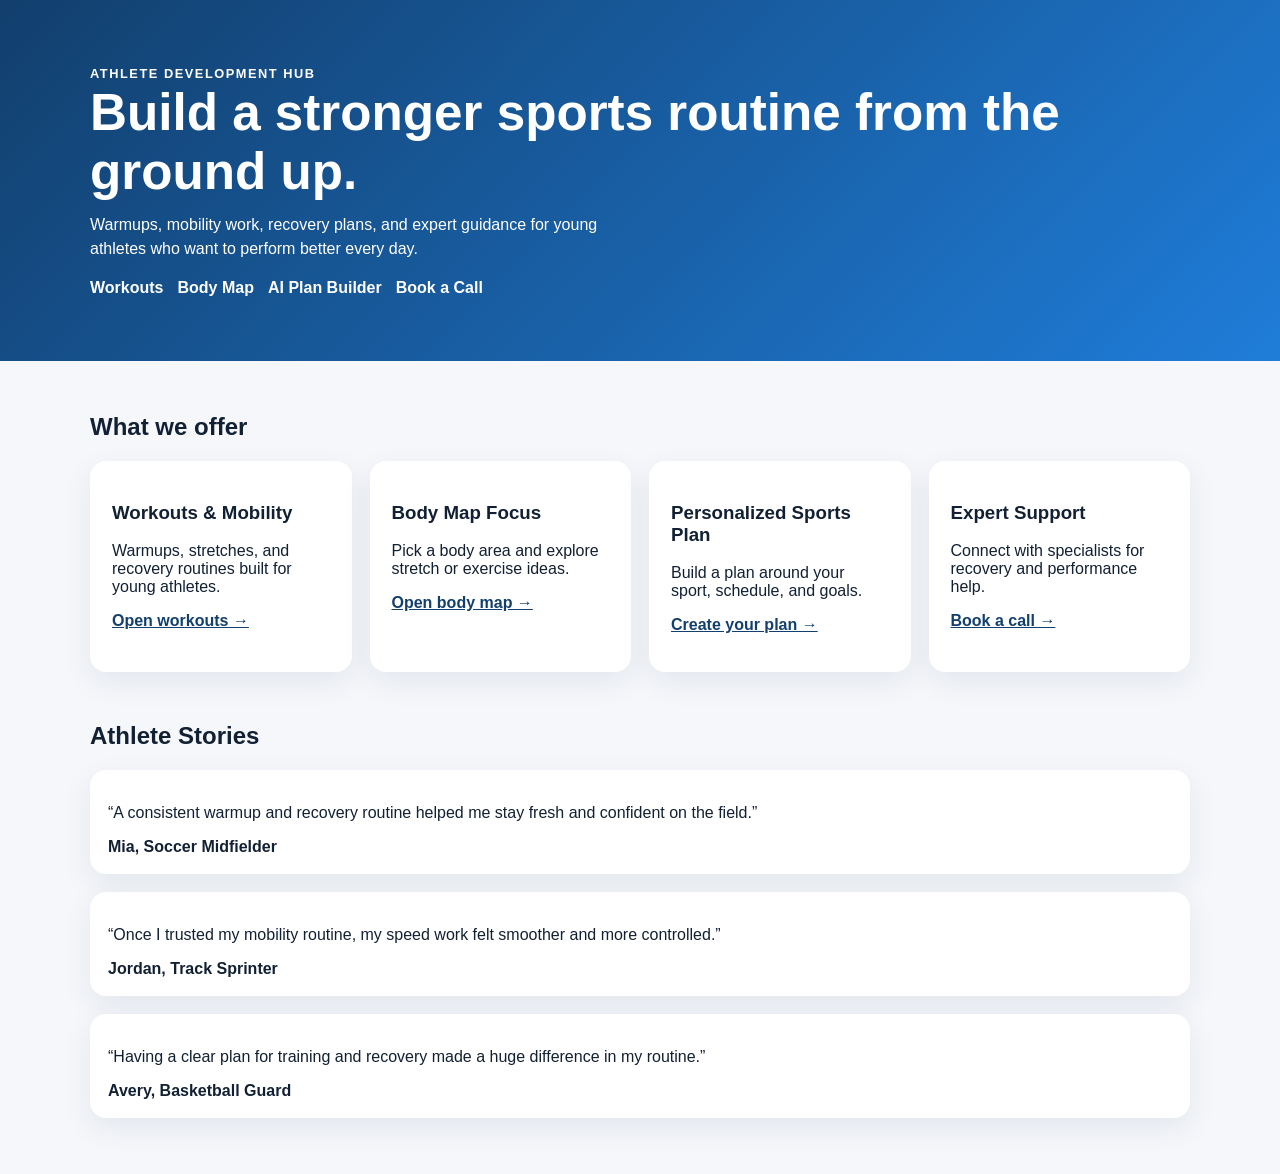
<file: index.html>
<!DOCTYPE html>
<html lang="en">
<head>
  <meta charset="UTF-8" />
  <meta name="viewport" content="width=device-width, initial-scale=1.0" />
  <title>Playbook Youth Sports</title>
  <style>
    * { box-sizing: border-box; }
    body {
      margin: 0;
      font-family: Inter, Arial, sans-serif;
      background: #f5f7fb;
      color: #122033;
    }
    .hero {
      background: linear-gradient(135deg, #123f6d, #1f7dd9);
      color: white;
      padding: 64px 24px;
    }
    .container {
      max-width: 1100px;
      margin: 0 auto;
    }
    .hero h1 {
      font-size: clamp(2rem, 4vw, 3.5rem);
      margin: 0 0 12px;
    }
    .hero p {
      margin: 0;
      max-width: 60ch;
      line-height: 1.5;
    }
    nav {
      margin-top: 18px;
      display: flex;
      gap: 14px;
      flex-wrap: wrap;
    }
    nav a {
      color: #fff;
      text-decoration: none;
      font-weight: 700;
    }
    .content {
      padding: 32px 24px 56px;
    }
    .cards {
      display: grid;
      grid-template-columns: repeat(auto-fit, minmax(220px, 1fr));
      gap: 18px;
      margin-top: 18px;
    }
    .card {
      background: white;
      border-radius: 16px;
      padding: 22px;
      box-shadow: 0 10px 30px rgba(18, 35, 64, 0.08);
    }
    .quote-grid {
      display: grid;
      gap: 18px;
      margin-top: 18px;
    }
    .quote {
      background: white;
      border-radius: 16px;
      padding: 18px;
      box-shadow: 0 10px 30px rgba(18, 35, 64, 0.08);
    }
  </style>
</head>
<body>
  <header class="hero">
    <div class="container">
      <p style="text-transform: uppercase; letter-spacing: 0.12em; font-size: 0.8rem; font-weight: 700;">Athlete Development Hub</p>
      <h1>Build a stronger sports routine from the ground up.</h1>
      <p>Warmups, mobility work, recovery plans, and expert guidance for young athletes who want to perform better every day.</p>
      <nav>
        <a href="workouts.html">Workouts</a>
        <a href="body-map.html">Body Map</a>
        <a href="plan.html">AI Plan Builder</a>
        <a href="booking.html">Book a Call</a>
      </nav>
    </div>
  </header>

  <main class="content">
    <div class="container">
      <section id="services">
        <h2>What we offer</h2>
        <div class="cards">
          <article class="card">
            <h3>Workouts & Mobility</h3>
            <p>Warmups, stretches, and recovery routines built for young athletes.</p>
            <p><a href="workouts.html" style="color:#123f6d;font-weight:700;">Open workouts →</a></p>
          </article>
          <article class="card">
            <h3>Body Map Focus</h3>
            <p>Pick a body area and explore stretch or exercise ideas.</p>
            <p><a href="body-map.html" style="color:#123f6d;font-weight:700;">Open body map →</a></p>
          </article>
          <article class="card">
            <h3>Personalized Sports Plan</h3>
            <p>Build a plan around your sport, schedule, and goals.</p>
            <p><a href="plan.html" style="color:#123f6d;font-weight:700;">Create your plan →</a></p>
          </article>
          <article class="card">
            <h3>Expert Support</h3>
            <p>Connect with specialists for recovery and performance help.</p>
            <p><a href="booking.html" style="color:#123f6d;font-weight:700;">Book a call →</a></p>
          </article>
        </div>
      </section>

      <section id="stories" style="margin-top: 50px;">
        <h2>Athlete Stories</h2>
        <div class="quote-grid">
          <div class="quote">
            <p>“A consistent warmup and recovery routine helped me stay fresh and confident on the field.”</p>
            <strong>Mia, Soccer Midfielder</strong>
          </div>
          <div class="quote">
            <p>“Once I trusted my mobility routine, my speed work felt smoother and more controlled.”</p>
            <strong>Jordan, Track Sprinter</strong>
          </div>
          <div class="quote">
            <p>“Having a clear plan for training and recovery made a huge difference in my routine.”</p>
            <strong>Avery, Basketball Guard</strong>
          </div>
        </div>
      </section>
    </div>
  </main>
</body>
</html>
</file>
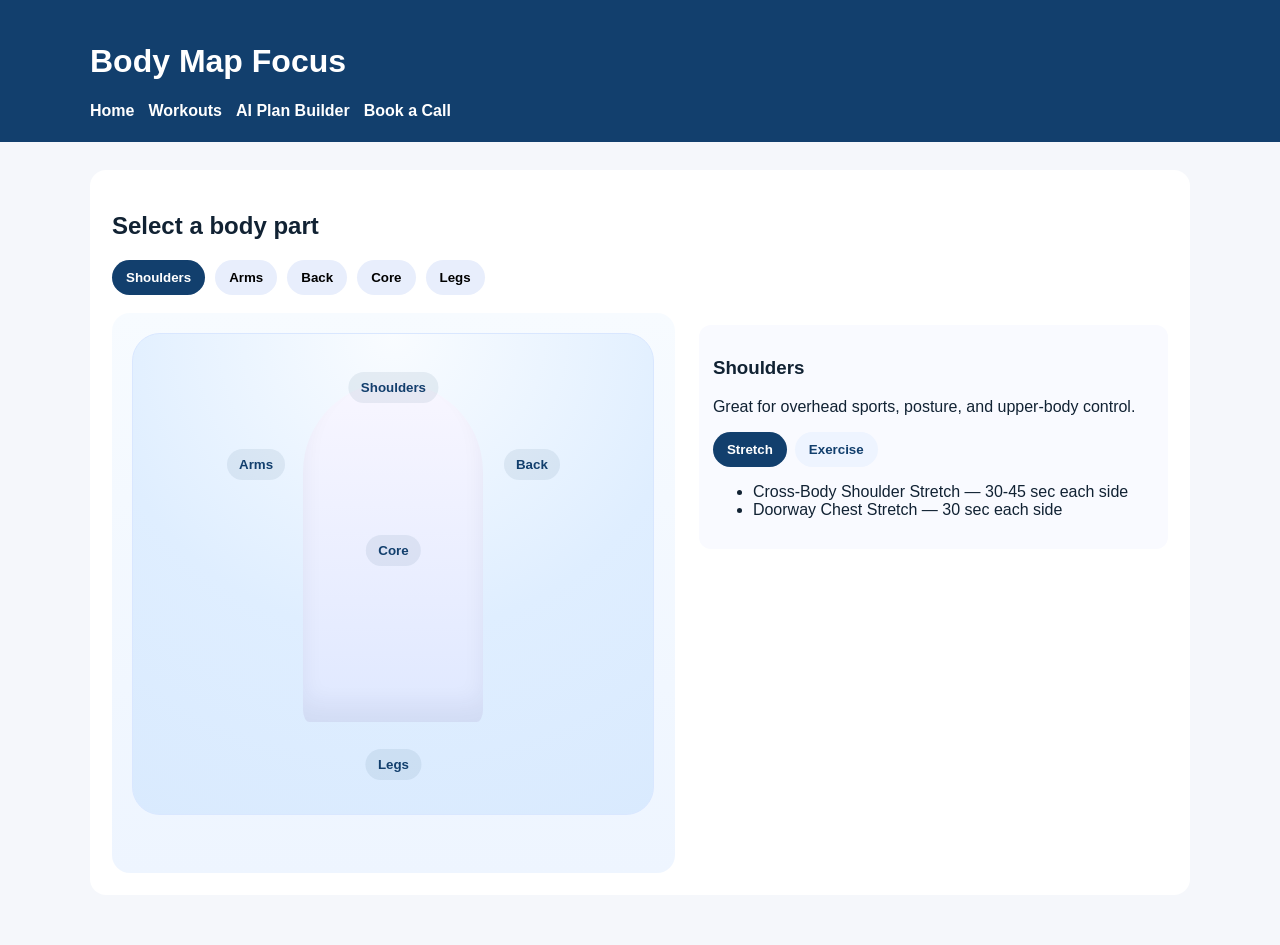
<file: body-map.html>
<!DOCTYPE html>
<html lang="en">
<head>
  <meta charset="UTF-8" />
  <meta name="viewport" content="width=device-width, initial-scale=1.0" />
  <title>Body Map | Playbook Youth Sports</title>
  <style>
    body { font-family: Arial, sans-serif; margin: 0; background: #f5f7fb; color: #123; }
    header { background: #123f6d; color: white; padding: 22px 20px; }
    nav { display: flex; gap: 14px; flex-wrap: wrap; }
    nav a { color: white; text-decoration: none; font-weight: 700; }
    main { max-width: 1100px; margin: 0 auto; padding: 28px 18px 50px; }
    .panel { background: white; border-radius: 16px; padding: 22px; }
    .buttons { display: flex; gap: 10px; flex-wrap: wrap; }
    button { padding: 10px 14px; border: 0; border-radius: 999px; background: #e8eefc; font-weight: 700; }
    .selected { background: #123f6d; color: white; }
    .body-layout { display: grid; grid-template-columns: 1.2fr 1fr; gap: 24px; align-items: start; margin-top: 18px; }
    .diagram-wrap { background: linear-gradient(180deg, #f7fbff, #eef5ff); border-radius: 18px; padding: 20px; min-height: 520px; position: relative; overflow: hidden; }
    .diagram {
      position: relative;
      width: min(520px, 100%);
      height: 480px;
      margin: 0 auto;
      background: radial-gradient(circle at top, #f9fcff 0%, #dfeeff 55%, #d9eafe 100%);
      border-radius: 28px;
      border: 1px solid #d9e7ff;
      overflow: hidden;
    }
    .diagram::before {
      content: '';
      position: absolute;
      left: 50%;
      top: 10%;
      width: 180px;
      height: 340px;
      transform: translateX(-50%);
      background: linear-gradient(180deg, #f8f6ff 0%, #dfe8ff 100%);
      border-radius: 999px 999px 40% 40%;
      box-shadow: inset 0 -18px 22px rgba(18, 35, 64, 0.06);
    }
    .body-tag {
      position: absolute;
      border: 0;
      background: rgba(18, 63, 109, 0.08);
      color: #123f6d;
      font-weight: 700;
      border-radius: 999px;
      padding: 8px 12px;
      cursor: pointer;
    }
    .body-tag:hover { background: rgba(18, 63, 109, 0.18); }
    .tag-shoulders { top: 8%; left: 50%; transform: translateX(-50%); }
    .tag-arms { top: 24%; left: 18%; }
    .tag-back { top: 24%; right: 18%; }
    .tag-core { top: 42%; left: 50%; transform: translateX(-50%); }
    .tag-legs { bottom: 7%; left: 50%; transform: translateX(-50%); }
    .card { background: #f9faff; border-radius: 12px; padding: 14px; margin-top: 12px; }
    .focus-toggle { display: flex; gap: 8px; margin: 10px 0; }
    .focus-toggle button { background: #eef4ff; color: #123f6d; }
    .focus-toggle .active { background: #123f6d; color: white; }
  </style>
</head>
<body>
  <header>
    <div style="max-width:1100px;margin:0 auto;">
      <h1>Body Map Focus</h1>
      <nav>
        <a href="index.html">Home</a>
        <a href="workouts.html">Workouts</a>
        <a href="plan.html">AI Plan Builder</a>
        <a href="booking.html">Book a Call</a>
      </nav>
    </div>
  </header>
  <main>
    <section class="panel">
      <h2>Select a body part</h2>
      <div class="buttons">
        <button class="selected">Shoulders</button>
        <button>Arms</button>
        <button>Back</button>
        <button>Core</button>
        <button>Legs</button>
      </div>
      <div class="body-layout">
        <div class="diagram-wrap">
          <div class="diagram">
            <button class="body-tag tag-shoulders">Shoulders</button>
            <button class="body-tag tag-arms">Arms</button>
            <button class="body-tag tag-back">Back</button>
            <button class="body-tag tag-core">Core</button>
            <button class="body-tag tag-legs">Legs</button>
          </div>
        </div>
        <div>
          <div class="card">
            <h3>Shoulders</h3>
            <p>Great for overhead sports, posture, and upper-body control.</p>
            <div class="focus-toggle">
              <button class="active">Stretch</button>
              <button>Exercise</button>
            </div>
            <ul>
              <li>Cross-Body Shoulder Stretch — 30-45 sec each side</li>
              <li>Doorway Chest Stretch — 30 sec each side</li>
            </ul>
          </div>
        </div>
      </div>
    </section>
  </main>
</body>
</html>
</file>
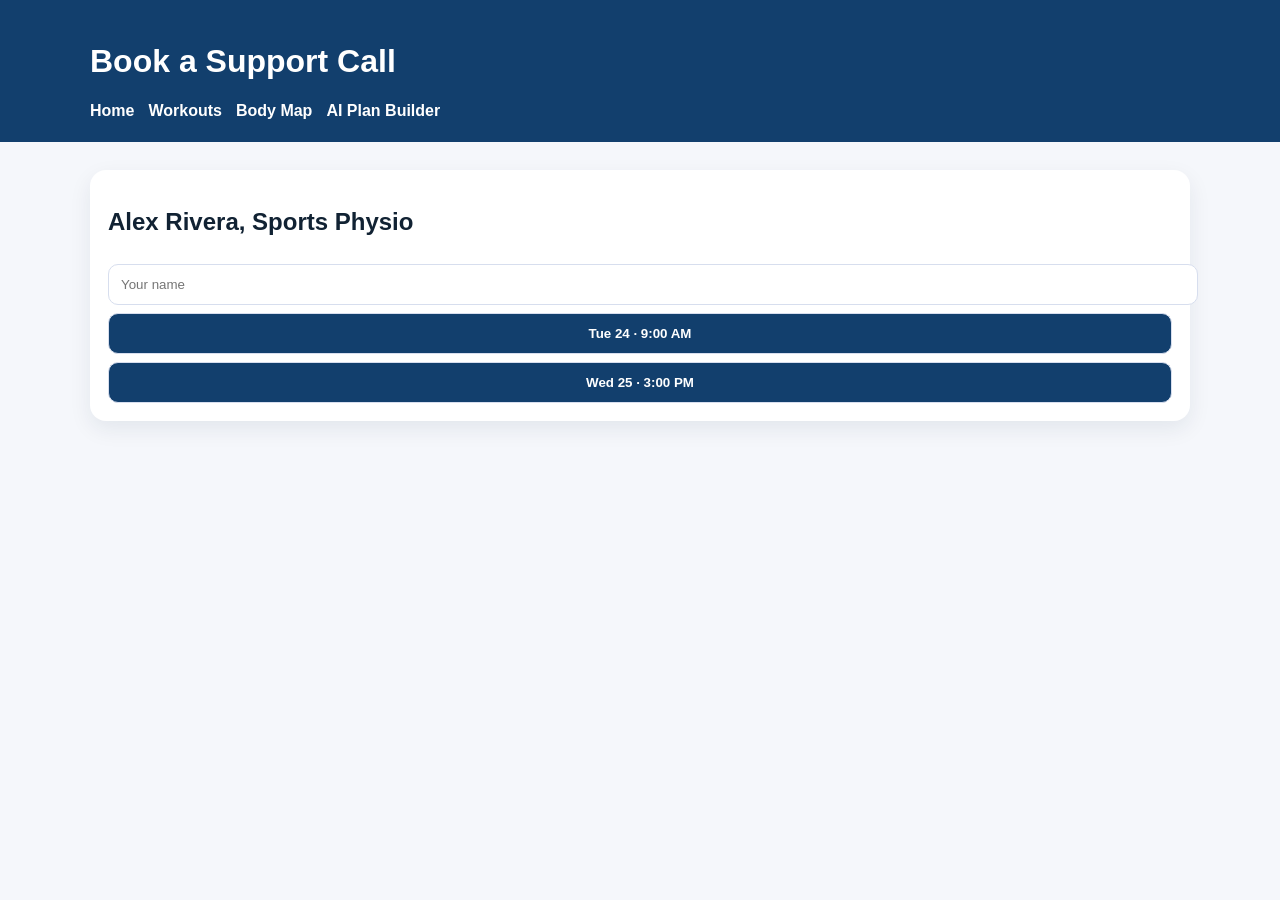
<file: booking.html>
<!DOCTYPE html>
<html lang="en">
<head>
  <meta charset="UTF-8" />
  <meta name="viewport" content="width=device-width, initial-scale=1.0" />
  <title>Book a Call | Playbook Youth Sports</title>
  <style>
    body { font-family: Arial, sans-serif; margin: 0; background: #f5f7fb; color: #123; }
    header { background: #123f6d; color: white; padding: 22px 20px; }
    nav { display: flex; gap: 14px; flex-wrap: wrap; }
    nav a { color: white; text-decoration: none; font-weight: 700; }
    main { max-width: 1100px; margin: 0 auto; padding: 28px 18px 50px; }
    .card { background: white; border-radius: 16px; padding: 18px; margin-bottom: 18px; box-shadow: 0 8px 22px rgba(18,35,64,.08); }
    input, button { width: 100%; padding: 12px; border-radius: 10px; border: 1px solid #d7deee; margin-top: 8px; }
    button { background: #123f6d; color: white; font-weight: 700; }
  </style>
</head>
<body>
  <header>
    <div style="max-width:1100px;margin:0 auto;">
      <h1>Book a Support Call</h1>
      <nav>
        <a href="index.html">Home</a>
        <a href="workouts.html">Workouts</a>
        <a href="body-map.html">Body Map</a>
        <a href="plan.html">AI Plan Builder</a>
      </nav>
    </div>
  </header>
  <main>
    <section class="card">
      <h2>Alex Rivera, Sports Physio</h2>
      <input placeholder="Your name">
      <button>Tue 24 · 9:00 AM</button>
      <button>Wed 25 · 3:00 PM</button>
    </section>
  </main>
</body>
</html>
</file>
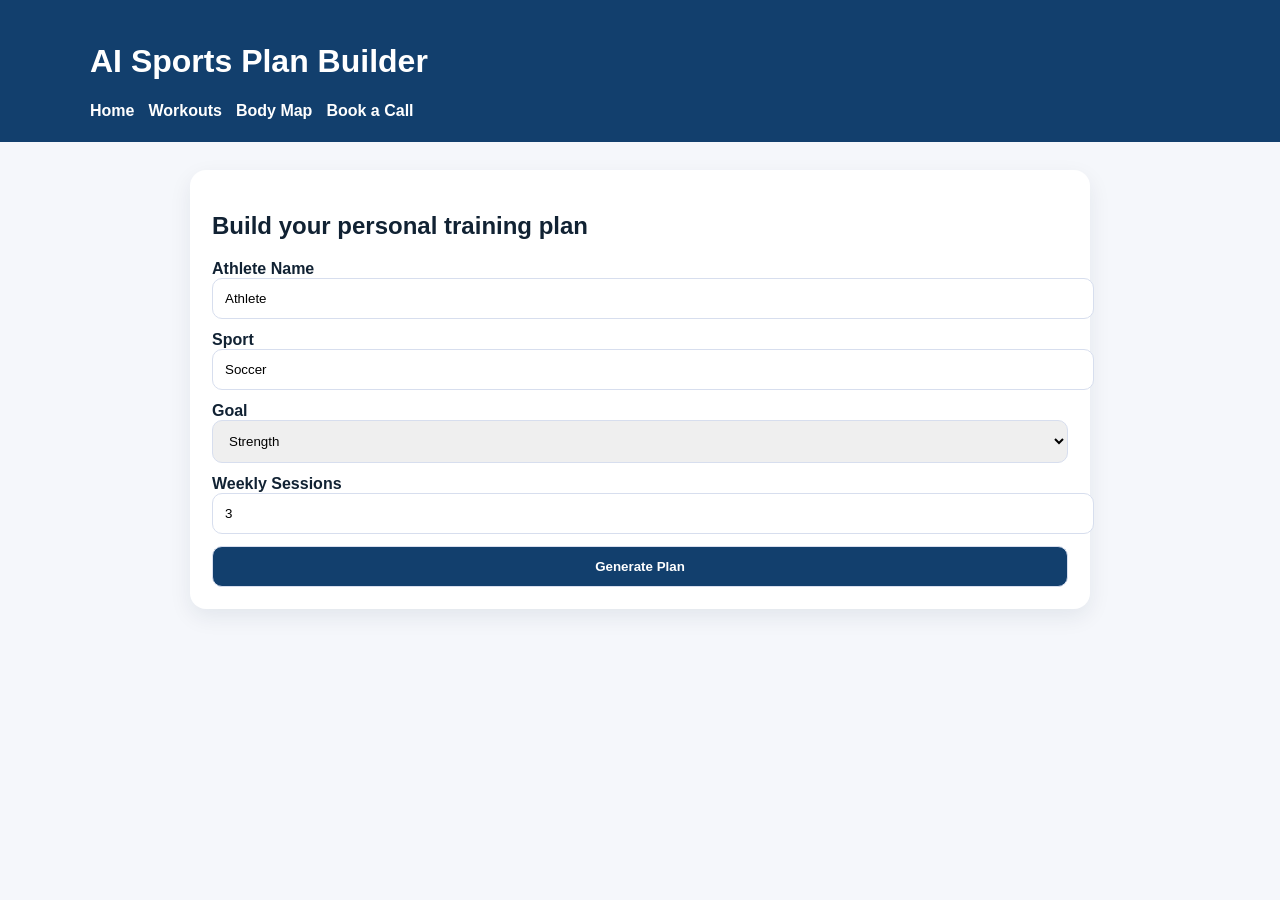
<file: plan.html>
<!DOCTYPE html>
<html lang="en">
<head>
  <meta charset="UTF-8" />
  <meta name="viewport" content="width=device-width, initial-scale=1.0" />
  <title>AI Plan Builder | Playbook Youth Sports</title>
  <style>
    body { font-family: Arial, sans-serif; margin: 0; background: #f5f7fb; color: #123; }
    header { background: #123f6d; color: white; padding: 22px 20px; }
    nav { display: flex; gap: 14px; flex-wrap: wrap; }
    nav a { color: white; text-decoration: none; font-weight: 700; }
    main { max-width: 900px; margin: 0 auto; padding: 28px 18px 50px; }
    .panel { background: white; border-radius: 16px; padding: 22px; box-shadow: 0 8px 22px rgba(18,35,64,.08); }
    label { display: block; margin-bottom: 12px; font-weight: 700; }
    input, select, button { width: 100%; padding: 12px; border-radius: 10px; border: 1px solid #d7deee; }
    button { background: #123f6d; color: white; font-weight: 700; }
  </style>
</head>
<body>
  <header>
    <div style="max-width:1100px;margin:0 auto;">
      <h1>AI Sports Plan Builder</h1>
      <nav>
        <a href="index.html">Home</a>
        <a href="workouts.html">Workouts</a>
        <a href="body-map.html">Body Map</a>
        <a href="booking.html">Book a Call</a>
      </nav>
    </div>
  </header>
  <main>
    <section class="panel">
      <h2>Build your personal training plan</h2>
      <form>
        <label>Athlete Name<input value="Athlete"></label>
        <label>Sport<input value="Soccer"></label>
        <label>Goal<select><option>Strength</option><option>Speed</option><option>Mobility</option></select></label>
        <label>Weekly Sessions<input type="number" value="3"></label>
        <button type="button">Generate Plan</button>
      </form>
    </section>
  </main>
</body>
</html>
</file>
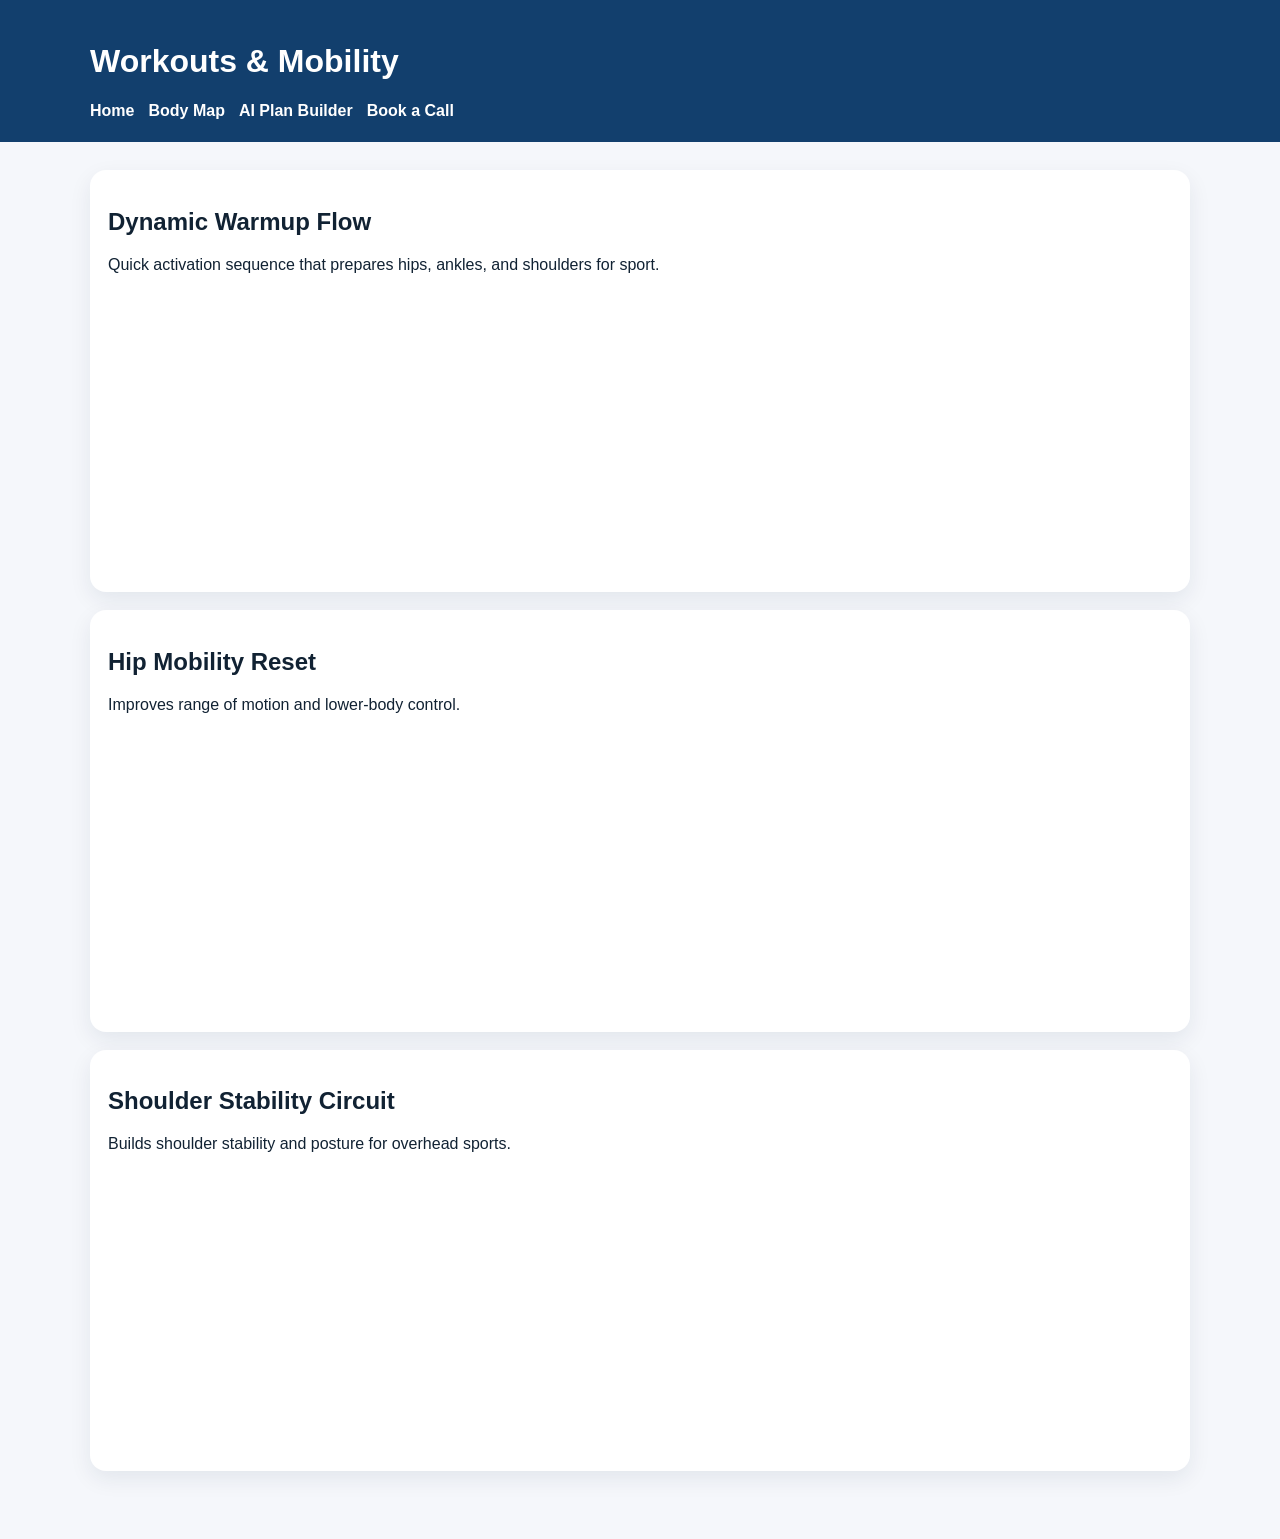
<file: workouts.html>
<!DOCTYPE html>
<html lang="en">
<head>
  <meta charset="UTF-8" />
  <meta name="viewport" content="width=device-width, initial-scale=1.0" />
  <title>Workouts | Playbook Youth Sports</title>
  <style>
    body { font-family: Arial, sans-serif; margin: 0; background: #f5f7fb; color: #123; }
    header { background: #123f6d; color: white; padding: 22px 20px; }
    nav { display: flex; gap: 14px; flex-wrap: wrap; }
    nav a { color: white; text-decoration: none; font-weight: 700; }
    main { max-width: 1100px; margin: 0 auto; padding: 28px 18px 50px; }
    .card { background: white; border-radius: 16px; padding: 18px; margin-bottom: 18px; box-shadow: 0 8px 22px rgba(18,35,64,.08); }
    .video { width: 100%; height: 280px; border: 0; border-radius: 12px; }
  </style>
</head>
<body>
  <header>
    <div style="max-width:1100px;margin:0 auto;">
      <h1>Workouts & Mobility</h1>
      <nav>
        <a href="index.html">Home</a>
        <a href="body-map.html">Body Map</a>
        <a href="plan.html">AI Plan Builder</a>
        <a href="booking.html">Book a Call</a>
      </nav>
    </div>
  </header>
  <main>
    <section class="card">
      <h2>Dynamic Warmup Flow</h2>
      <p>Quick activation sequence that prepares hips, ankles, and shoulders for sport.</p>
      <iframe class="video" src="https://www.youtube.com/embed/5P0uHCaAGeU" allowfullscreen></iframe>
    </section>
    <section class="card">
      <h2>Hip Mobility Reset</h2>
      <p>Improves range of motion and lower-body control.</p>
      <iframe class="video" src="https://www.youtube.com/embed/3mCgD285RQA" allowfullscreen></iframe>
    </section>
    <section class="card">
      <h2>Shoulder Stability Circuit</h2>
      <p>Builds shoulder stability and posture for overhead sports.</p>
      <iframe class="video" src="https://www.youtube.com/embed/7rM-9uE0D7I" allowfullscreen></iframe>
    </section>
  </main>
</body>
</html>
</file>
